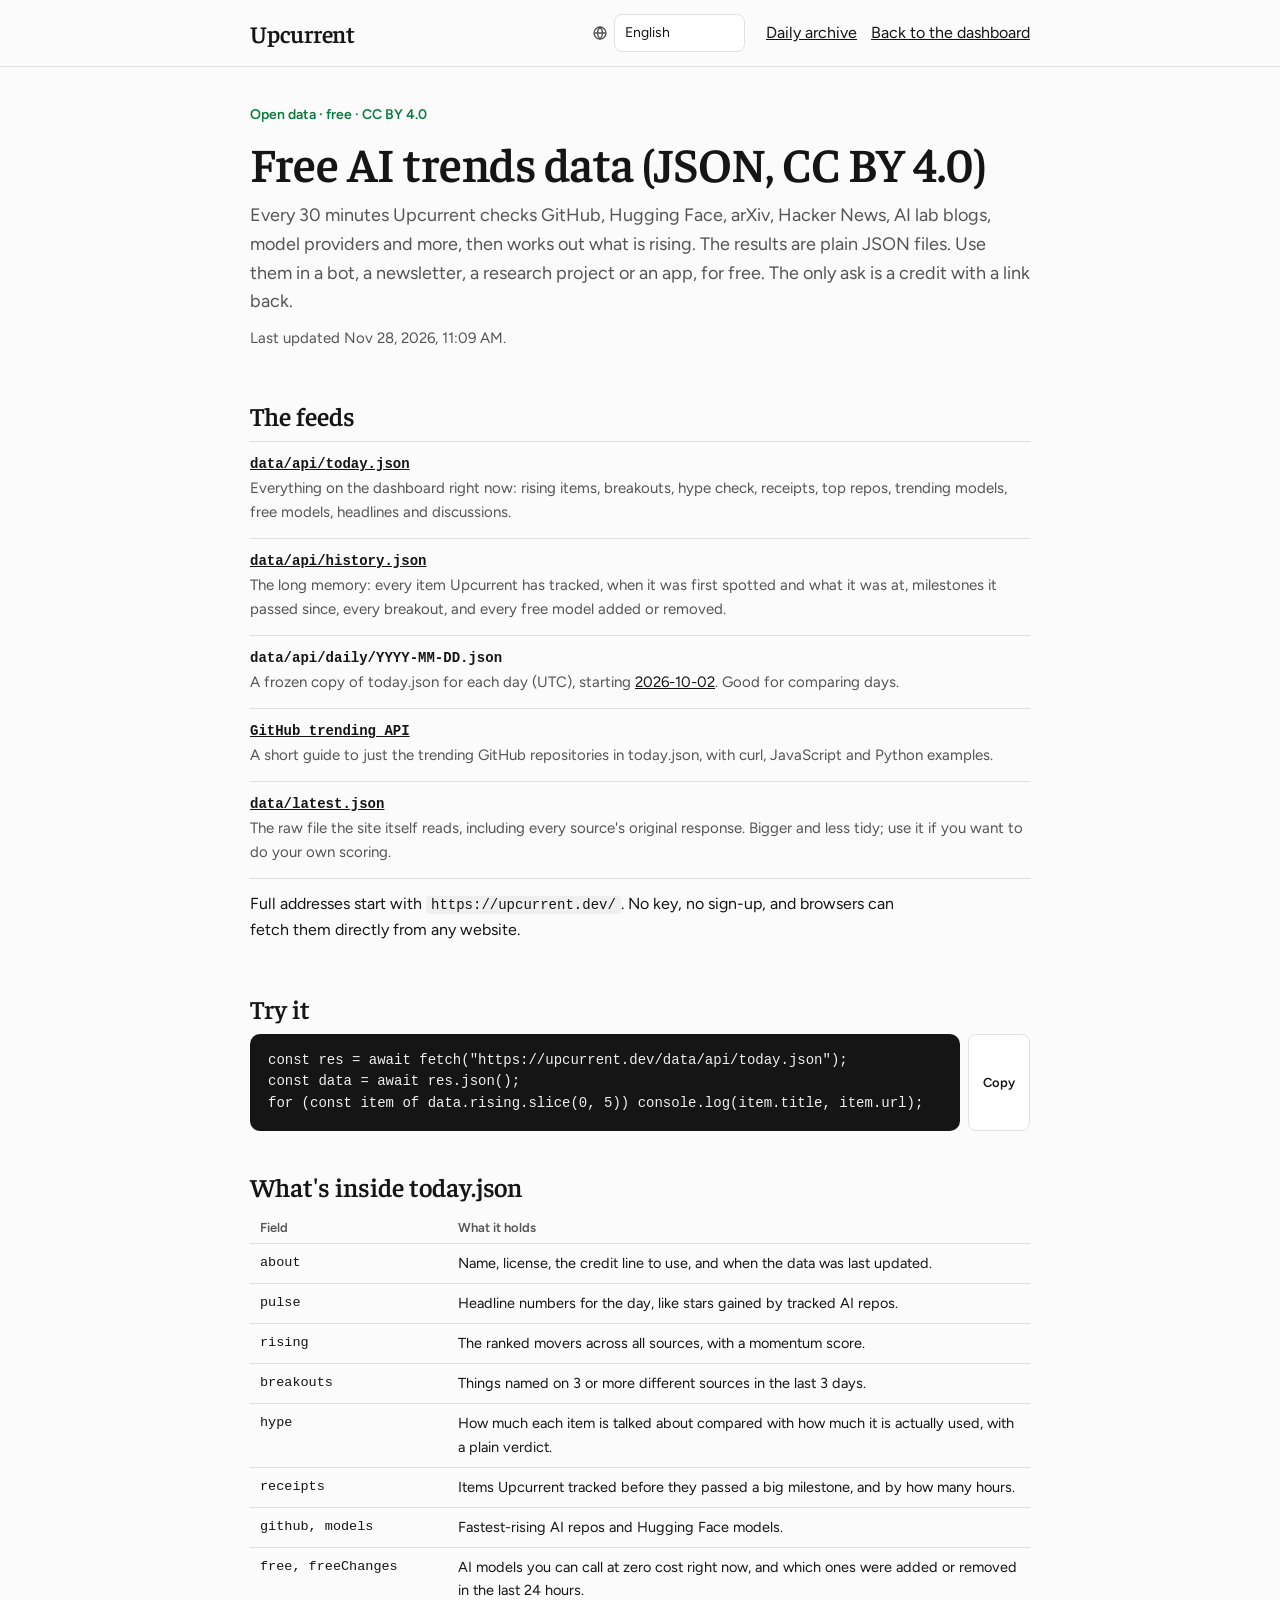
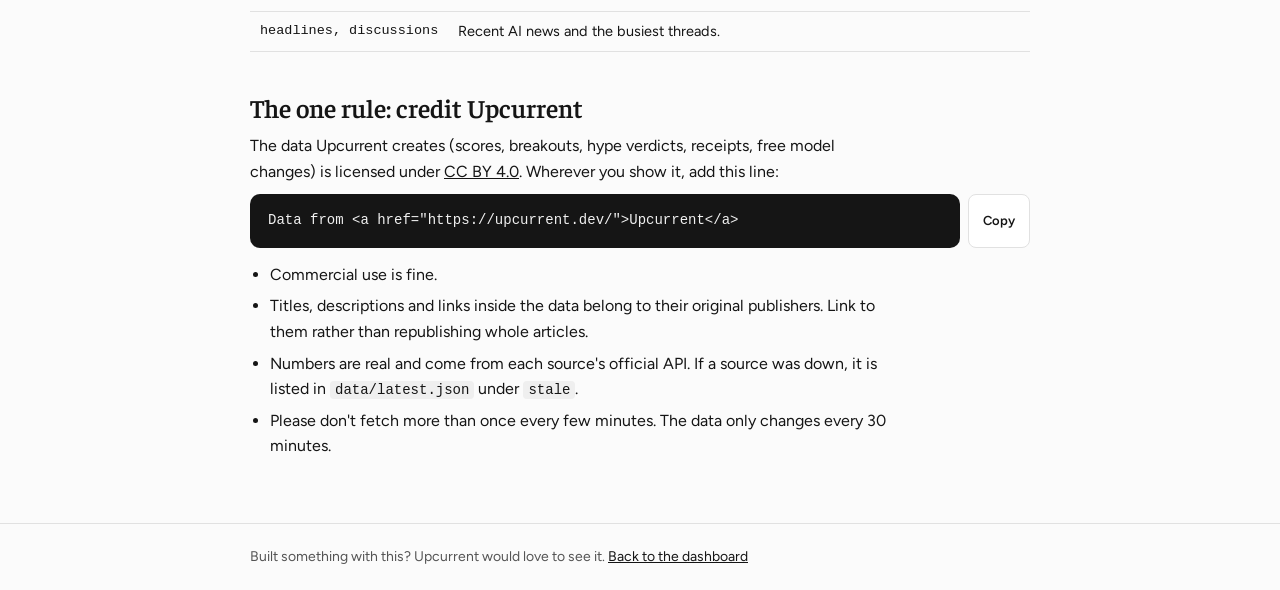
<file: data.html>
<!doctype html><html lang="en"><head><meta charset="utf-8"><meta name="viewport" content="width=device-width, initial-scale=1">
<title>Free AI trends data (JSON, CC BY 4.0) | Upcurrent open data</title>
<meta name="description" content="Free JSON feeds of what is rising in AI: trending repos, models, breakouts, headlines and free models, updated every 30 minutes. Use them anywhere with credit.">
<link rel="canonical" href="https://upcurrent.dev/data.html">
<meta name="robots" content="index, follow, max-image-preview:large">
<meta name="theme-color" content="#0f1829">
<link rel="alternate" type="application/rss+xml" title="Upcurrent daily AI trends" href="feed.xml">
<link rel="icon" href="favicon.svg" type="image/svg+xml">
<link rel="apple-touch-icon" href="apple-touch-icon.png">
<link rel="sitemap" type="application/xml" href="sitemap.xml">
<link rel="alternate" type="application/json" title="Upcurrent open data" href="data/api/today.json">
<meta property="og:site_name" content="Upcurrent">
<meta property="og:type" content="website">
<meta property="og:locale" content="en_GB">
<meta property="og:title" content="Free AI trends data (JSON, CC BY 4.0) | Upcurrent open data">
<meta property="og:description" content="Free JSON feeds of what is rising in AI: trending repos, models, breakouts, headlines and free models, updated every 30 minutes. Use them anywhere with credit.">
<meta property="og:url" content="https://upcurrent.dev/data.html">
<meta property="og:image" content="https://upcurrent.dev/og.png">
<meta property="og:image:width" content="1200"><meta property="og:image:height" content="630">
<meta property="og:image:alt" content="Upcurrent: what's rising in AI today">
<meta name="twitter:card" content="summary_large_image">
<meta name="twitter:title" content="Free AI trends data (JSON, CC BY 4.0) | Upcurrent open data">
<meta name="twitter:description" content="Free JSON feeds of what is rising in AI: trending repos, models, breakouts, headlines and free models, updated every 30 minutes. Use them anywhere with credit.">
<meta name="twitter:image" content="https://upcurrent.dev/og.png">
<script type="application/ld+json">{"@context": "https://schema.org", "@type": "Dataset", "name": "Upcurrent AI trends", "description": "What is rising in AI, recorded every 30 minutes since 1 October 2026: momentum-ranked GitHub repos, Hugging Face models and papers, cross-source breakouts, hype checks, milestone receipts, free LLM APIs on OpenRouter and OpenCode Zen, and AI headlines and discussions. One frozen file per day plus a long-term history.", "url": "https://upcurrent.dev/data.html", "license": "https://creativecommons.org/licenses/by/4.0/", "isAccessibleForFree": true, "creator": {"@type": "Organization", "name": "Upcurrent", "url": "https://upcurrent.dev/"}, "keywords": ["AI trends", "machine learning", "GitHub trending", "Hugging Face", "LLM", "open source AI", "free AI models"], "temporalCoverage": "2026-10-01/..", "inLanguage": "en", "distribution": [{"@type": "DataDownload", "encodingFormat": "application/json", "contentUrl": "https://upcurrent.dev/data/api/today.json", "name": "Today"}, {"@type": "DataDownload", "encodingFormat": "application/json", "contentUrl": "https://upcurrent.dev/data/api/history.json", "name": "History"}, {"@type": "DataDownload", "encodingFormat": "application/json", "contentUrl": "https://upcurrent.dev/data/latest.json", "name": "Raw data"}]}</script>
<link rel="preconnect" href="https://fonts.googleapis.com">
<link rel="preconnect" href="https://fonts.gstatic.com" crossorigin>
<link rel="preload" as="style" href="https://fonts.googleapis.com/css2?family=Faustina:wght@500;600&family=Figtree:wght@400;500;600;700&display=optional" onload="this.onload=null;this.rel='stylesheet'"><noscript><link rel="stylesheet" href="https://fonts.googleapis.com/css2?family=Faustina:wght@500;600&family=Figtree:wght@400;500;600;700&display=optional"></noscript>
<link rel="stylesheet" href="tokens.css">
<style>
* { box-sizing: border-box; }
body { margin: 0; background: var(--bg); color: var(--ink); font: 16px/1.6 var(--font-body); -webkit-font-smoothing: antialiased; }
a { color: var(--link); }
.wrap { max-width: 820px; margin: 0 auto; padding-inline: 20px; }
header { border-bottom: 1px solid var(--line); }
header .wrap { display: flex; align-items: center; justify-content: space-between; gap: 16px; padding-block: 14px; flex-wrap: wrap; }
.logo { font: 600 24px/1 var(--font-display); letter-spacing: -.01em; color: var(--ink); text-decoration: none; }
main { padding-block: 40px 64px; display: grid; gap: 40px; }
main > section { min-width: 0; }
h1 { font: 600 clamp(32px, 5vw, 48px)/1.1 var(--font-display); letter-spacing: -.01em; margin: 0 0 12px; text-wrap: balance; }
h2 { font: 600 26px/1.2 var(--font-display); letter-spacing: 0; margin: 0 0 10px; }
p { margin: 0 0 10px; max-width: 65ch; }
.lede { font-size: 18px; color: var(--muted); }
.eyebrow { font: 600 14px/1.2 var(--font-body); color: var(--up-text); margin-bottom: 12px; }
code { font: 14px var(--font-code); background: var(--chip); padding: 1px 5px; border-radius: 4px; overflow-wrap: anywhere; }
pre { margin: 0; background: var(--code); color: var(--code-ink); padding: 16px 18px; border-radius: 10px; overflow-x: auto; font: 13.5px/1.6 var(--font-code); }
pre code { background: none; padding: 0; color: inherit; overflow-wrap: normal; }
.feeds { list-style: none; margin: 0; padding: 0; display: grid; gap: 0; border-top: 1px solid var(--line); }
.feeds li { display: grid; grid-template-columns: minmax(0, 1fr); gap: 4px; padding-block: 14px; border-bottom: 1px solid var(--line); }
.feeds .url { font: 600 14px var(--font-code); overflow-wrap: anywhere; }
.feeds .what { color: var(--muted); font-size: 15px; }
.copy { display: flex; gap: 8px; align-items: stretch; flex-wrap: wrap; }
.copy pre { flex: 1 1 320px; min-width: 0; }
.copy button { font: 600 13px var(--font-body); padding: 8px 14px; border-radius: 8px; border: 1px solid var(--line); background: var(--paper); color: var(--ink); cursor: pointer; }
.rules { margin: 0; padding-left: 20px; display: grid; gap: 6px; max-width: 65ch; }
table { border-collapse: collapse; width: 100%; font-size: 14.5px; }
.tbl { overflow-x: auto; }
th, td { text-align: left; padding: 8px 10px; border-bottom: 1px solid var(--line); vertical-align: top; }
th { font: 600 13px var(--font-body); color: var(--muted); }
td:first-child { font-family: var(--font-code); font-size: 13.5px; white-space: nowrap; }
footer { border-top: 1px solid var(--line); padding-block: 22px; color: var(--muted); font-size: 14px; }

/* language picker + hide Google's translate banner */
#langPick { display: inline-flex; min-width: 160px; min-height: 38px; }
.lang-pick { position: relative; display: inline-flex; align-items: center; gap: 6px; color: var(--muted); }
.lang-pick svg { width: 16px; height: 16px; flex: none; }
.lang-pick select { appearance: none; -webkit-appearance: none; font: inherit; font-size: 14px; color: var(--ink); background: var(--paper); border: 1px solid var(--line); border-radius: 8px; padding: 7px 10px; max-width: 160px; cursor: pointer; }
iframe.skiptranslate, .goog-te-banner-frame, #goog-gt-tt, .goog-te-balloon-frame, .VIpgJd-ZVi9od-ORHb-OEVmcd, .VIpgJd-ZVi9od-aZ2wEe-wOHMyf { display: none !important; }
body { top: 0 !important; }
font[style] { background: none !important; box-shadow: none !important; }
</style></head><body>
<header><div class="wrap"><a class="logo notranslate" translate="no" href="./">Upcurrent</a><span style="display:flex;gap:14px;align-items:center;flex-wrap:wrap"><span id="langPick"></span><a href="daily/">Daily archive</a><a href="./">Back to the dashboard</a></span></div></header>
<main class="wrap">
<section>
  <div class="eyebrow">Open data · free · CC BY 4.0</div>
  <h1>Free AI trends data (JSON, CC BY 4.0)</h1>
  <p class="lede">Every 30 minutes Upcurrent checks GitHub, Hugging Face, arXiv, Hacker News, AI lab blogs, model providers and more, then works out what is rising. The results are plain JSON files. Use them in a bot, a newsletter, a research project or an app, for free. The only ask is a credit with a link back.</p>
  <p id="updated" class="lede" style="font-size:15px"></p>
</section>

<section>
  <h2>The feeds</h2>
  <ul class="feeds">
    <li><a class="url" href="data/api/today.json">data/api/today.json</a><span class="what">Everything on the dashboard right now: rising items, breakouts, hype check, receipts, top repos, trending models, free models, headlines and discussions.</span></li>
    <li><a class="url" href="data/api/history.json">data/api/history.json</a><span class="what">The long memory: every item Upcurrent has tracked, when it was first spotted and what it was at, milestones it passed since, every breakout, and every free model added or removed.</span></li>
    <li><span class="url">data/api/daily/YYYY-MM-DD.json</span><span class="what">A frozen copy of today.json for each day (UTC), starting <a href="data/api/daily/2026-10-02.json">2026-10-02</a>. Good for comparing days.</span></li>
    <li><a class="url" href="github-trending-api/">GitHub trending API</a><span class="what">A short guide to just the trending GitHub repositories in today.json, with curl, JavaScript and Python examples.</span></li>
    <li><a class="url" href="data/latest.json">data/latest.json</a><span class="what">The raw file the site itself reads, including every source's original response. Bigger and less tidy; use it if you want to do your own scoring.</span></li>
  </ul>
  <p style="margin-top:12px">Full addresses start with <code>https://upcurrent.dev/</code>. No key, no sign-up, and browsers can fetch them directly from any website.</p>
</section>

<section>
  <h2>Try it</h2>
  <div class="copy">
<pre class="notranslate" translate="no" tabindex="0"><code id="ex">const res = await fetch("https://upcurrent.dev/data/api/today.json");
const data = await res.json();
for (const item of data.rising.slice(0, 5)) console.log(item.title, item.url);</code></pre>
    <button type="button" data-copy="ex">Copy</button>
  </div>
</section>

<section>
  <h2>What's inside today.json</h2>
  <div class="tbl"><table>
    <thead><tr><th>Field</th><th>What it holds</th></tr></thead>
    <tbody>
      <tr><td>about</td><td>Name, license, the credit line to use, and when the data was last updated.</td></tr>
      <tr><td>pulse</td><td>Headline numbers for the day, like stars gained by tracked AI repos.</td></tr>
      <tr><td>rising</td><td>The ranked movers across all sources, with a momentum score.</td></tr>
      <tr><td>breakouts</td><td>Things named on 3 or more different sources in the last 3 days.</td></tr>
      <tr><td>hype</td><td>How much each item is talked about compared with how much it is actually used, with a plain verdict.</td></tr>
      <tr><td>receipts</td><td>Items Upcurrent tracked before they passed a big milestone, and by how many hours.</td></tr>
      <tr><td>github, models</td><td>Fastest-rising AI repos and Hugging Face models.</td></tr>
      <tr><td>free, freeChanges</td><td>AI models you can call at zero cost right now, and which ones were added or removed in the last 24 hours.</td></tr>
      <tr><td>headlines, discussions</td><td>Recent AI news and the busiest threads.</td></tr>
    </tbody>
  </table></div>
</section>

<section>
  <h2>The one rule: credit Upcurrent</h2>
  <p>The data Upcurrent creates (scores, breakouts, hype verdicts, receipts, free model changes) is licensed under <a href="https://creativecommons.org/licenses/by/4.0/" target="_blank" rel="noopener">CC BY 4.0</a>. Wherever you show it, add this line:</p>
  <div class="copy">
<pre class="notranslate" translate="no" tabindex="0"><code id="credit">Data from &lt;a href="https://upcurrent.dev/"&gt;Upcurrent&lt;/a&gt;</code></pre>
    <button type="button" data-copy="credit">Copy</button>
  </div>
  <ul class="rules" style="margin-top:14px">
    <li>Commercial use is fine.</li>
    <li>Titles, descriptions and links inside the data belong to their original publishers. Link to them rather than republishing whole articles.</li>
    <li>Numbers are real and come from each source's official API. If a source was down, it is listed in <code>data/latest.json</code> under <code>stale</code>.</li>
    <li>Please don't fetch more than once every few minutes. The data only changes every 30 minutes.</li>
  </ul>
</section>
</main>
<footer><div class="wrap">Built something with this? Upcurrent would love to see it. <a href="./">Back to the dashboard</a></div></footer>
<script src="translate.js"></script>
<script>
document.querySelectorAll("[data-copy]").forEach(b => b.addEventListener("click", async () => {
  const t = document.getElementById(b.dataset.copy).textContent;
  try { await navigator.clipboard.writeText(t); b.textContent = "Copied"; }
  catch { const r = document.createRange(); r.selectNodeContents(document.getElementById(b.dataset.copy)); const s = getSelection(); s.removeAllRanges(); s.addRange(r); b.textContent = "Selected"; }
  setTimeout(() => b.textContent = "Copy", 1600);
}));
fetch("data/api/today.json").then(r => r.json()).then(j => {
  const d = new Date(j.about.updated);
  document.getElementById("updated").textContent = `Last updated ${d.toLocaleString(undefined, { dateStyle: "medium", timeStyle: "short" })}.`;
}).catch(() => {});
</script>
</body></html>
</file>
<file: tokens.css>
/* Upcurrent design tokens. Every page links this file, so a colour or size changes in one place.
   Option 3 (brief in .interface-design/system.md): plain gray neutrals, one yellow for what is selected and the
   main button, green/red only for up/down. The heat-scale tokens run gray -> yellow so hot items carry the yellow.
   Text colours all pass WCAG AA (4.5:1) on --bg and --paper. Yellow is never used for text on light grounds. */
:root {
  --bg: #fbfbfb; --paper: #ffffff; --chip: #efefef; --line: #e1e1e1; --rail: #f4f4f4;
  --ink: #151515; --muted: #545454; --faint: #636363; --link: #151515;
  --band: #151515; --band-ink: #fbfbfb; --code: #151515; --code-ink: #f0f0f0;
  --sky: #fbfbfb; --sky-2: #ffffff; --sky-ink: #151515; --sky-muted: #545454; --sky-line: #d6d6d6;
  --accent: #ffd21e; --accent-ink: #151515; --accent-soft: #fff4c2;
  --cool: #e2e2e2; --warm: #b5b5b5; --hot: #ffc400; --up: #128a49;
  --hot-text: #151515; --up-text: #0b7a3e; --down-text: #c0262d; --cool-text: #545454;
  --badge-hot: #151515; --badge-up: #0b7a3e;

  --font-display: "Faustina", Georgia, serif;
  --font-body: "Figtree", "Helvetica Neue", system-ui, sans-serif;
  --font-mono: "Figtree", "Helvetica Neue", system-ui, sans-serif; /* figures use the text face, tabular */
  --font-code: ui-monospace, "SF Mono", Menlo, Consolas, monospace;
  --text-xs: 12px; --text-sm: 13.5px; --text-md: 15px; --text-base: 16px; --text-lg: 20px;
  --text-xl: clamp(26px, 3vw, 34px);

  --radius-sm: 4px; --radius-md: 6px; --radius-lg: 10px; --radius-pill: 6px;
  --space-1: 4px; --space-2: 8px; --space-3: 12px; --space-4: 16px; --space-5: 24px; --space-6: 48px;
  --target: 36px;
}
@media (pointer: coarse) { :root { --target: 44px; } }
body { font-variant-numeric: tabular-nums; }

@media (prefers-color-scheme: dark) {
  :root:not([data-theme="light"]) {
    --bg: #121212; --paper: #181818; --chip: #242424; --line: #2e2e2e; --rail: #161616;
    --ink: #f0f0f0; --muted: #b3b3b3; --faint: #a0a0a0; --link: #f0f0f0;
    --band: #000000; --band-ink: #f0f0f0; --code: #000000; --code-ink: #e8e8e8;
    --sky: #121212; --sky-2: #181818; --sky-ink: #f0f0f0; --sky-muted: #b3b3b3; --sky-line: #3a3a3a;
    --accent: #ffd21e; --accent-ink: #151515; --accent-soft: #3a3210;
    --cool: #2e2e2e; --warm: #6a6a6a; --hot: #ffd21e; --up: #3ccf7f;
    --hot-text: #f0f0f0; --up-text: #4cd98a; --down-text: #ff7a7f; --cool-text: #b3b3b3;
    --badge-hot: #444444; --badge-up: #0b7a3e;
    color-scheme: dark;
  }
}
:root[data-theme="dark"] {
  --bg: #121212; --paper: #181818; --chip: #242424; --line: #2e2e2e; --rail: #161616;
  --ink: #f0f0f0; --muted: #b3b3b3; --faint: #a0a0a0; --link: #f0f0f0;
  --band: #000000; --band-ink: #f0f0f0; --code: #000000; --code-ink: #e8e8e8;
  --sky: #121212; --sky-2: #181818; --sky-ink: #f0f0f0; --sky-muted: #b3b3b3; --sky-line: #3a3a3a;
  --accent: #ffd21e; --accent-ink: #151515; --accent-soft: #3a3210;
  --cool: #2e2e2e; --warm: #6a6a6a; --hot: #ffd21e; --up: #3ccf7f;
  --hot-text: #f0f0f0; --up-text: #4cd98a; --down-text: #ff7a7f; --cool-text: #b3b3b3;
  --badge-hot: #444444; --badge-up: #0b7a3e;
  color-scheme: dark;
}
</file>
